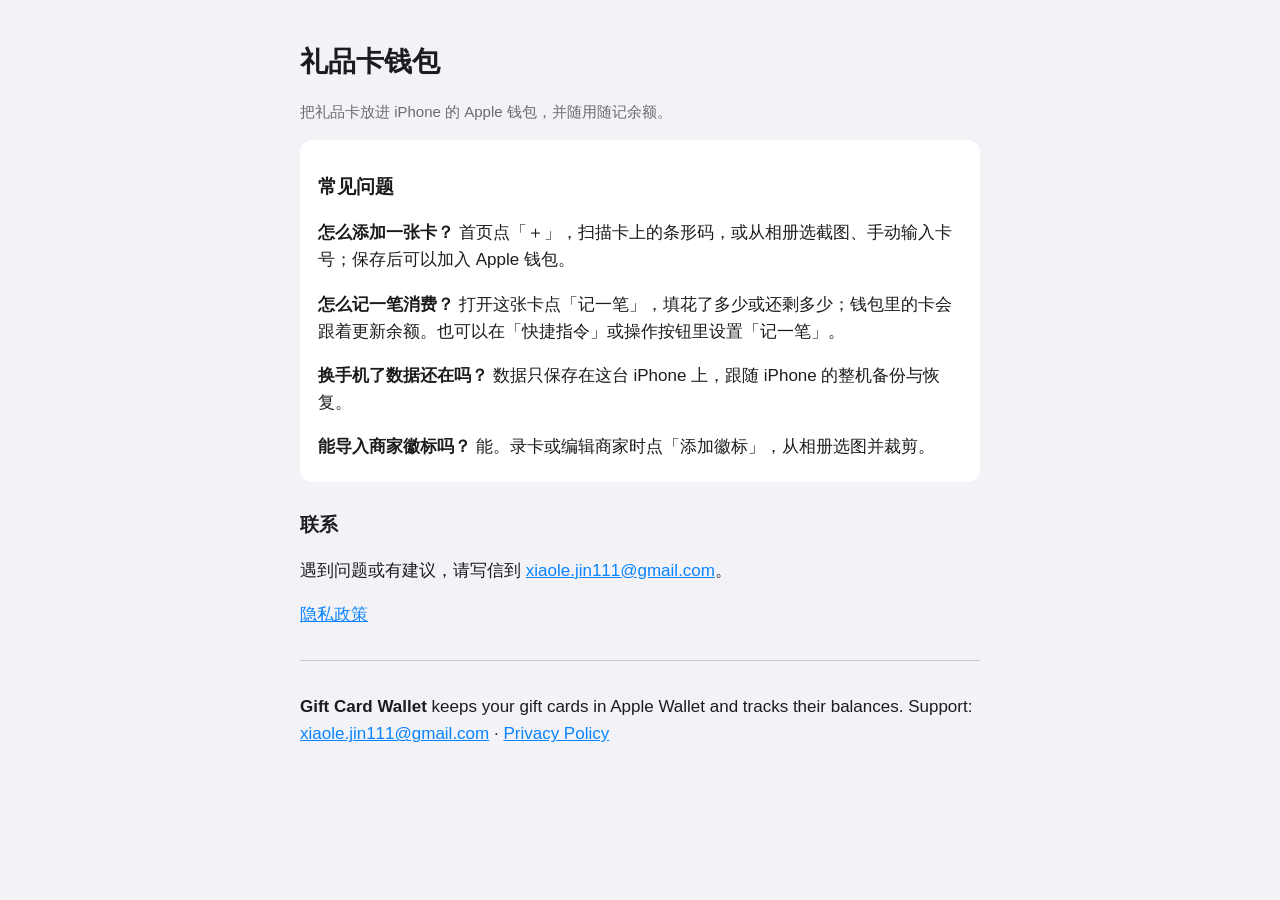
<file: index.html>
<!doctype html>
<html lang="zh-CN"><head><meta charset="utf-8"><meta name="viewport" content="width=device-width, initial-scale=1">
<title>礼品卡钱包 · 支持</title><link rel="stylesheet" href="style.css"></head>
<body><main>
<h1>礼品卡钱包</h1>
<p class="meta">把礼品卡放进 iPhone 的 Apple 钱包，并随用随记余额。</p>

<div class="card">
<h2>常见问题</h2>
<p><b>怎么添加一张卡？</b> 首页点「＋」，扫描卡上的条形码，或从相册选截图、手动输入卡号；保存后可以加入 Apple 钱包。</p>
<p><b>怎么记一笔消费？</b> 打开这张卡点「记一笔」，填花了多少或还剩多少；钱包里的卡会跟着更新余额。也可以在「快捷指令」或操作按钮里设置「记一笔」。</p>
<p><b>换手机了数据还在吗？</b> 数据只保存在这台 iPhone 上，跟随 iPhone 的整机备份与恢复。</p>
<p><b>能导入商家徽标吗？</b> 能。录卡或编辑商家时点「添加徽标」，从相册选图并裁剪。</p>
</div>

<h2>联系</h2>
<p>遇到问题或有建议，请写信到 <a href="mailto:xiaole.jin111@gmail.com">xiaole.jin111@gmail.com</a>。</p>
<p><a href="privacy.html">隐私政策</a></p>

<hr>
<p><b>Gift Card Wallet</b> keeps your gift cards in Apple Wallet and tracks their balances. Support: <a href="mailto:xiaole.jin111@gmail.com">xiaole.jin111@gmail.com</a> · <a href="privacy.html">Privacy Policy</a></p>
</main></body></html>
</file>
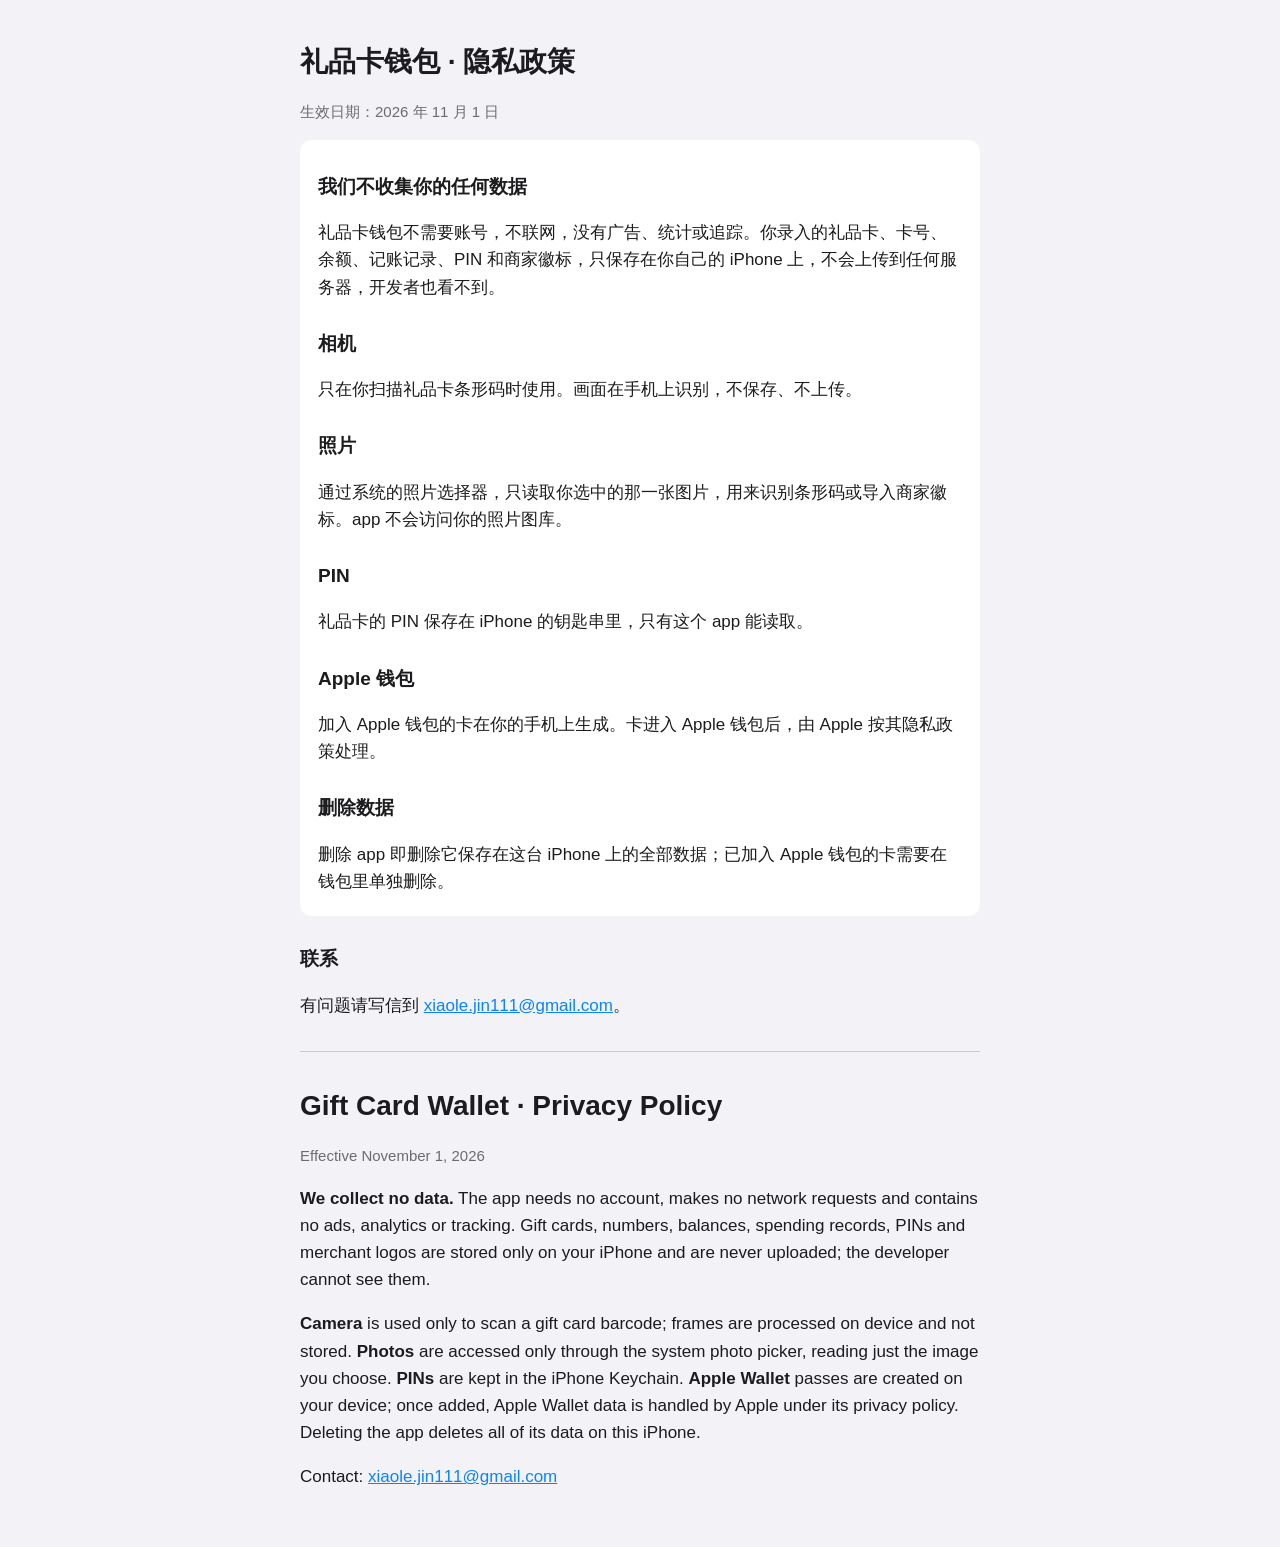
<file: privacy.html>
<!doctype html>
<html lang="zh-CN"><head><meta charset="utf-8"><meta name="viewport" content="width=device-width, initial-scale=1">
<title>礼品卡钱包 · 隐私政策</title><link rel="stylesheet" href="style.css"></head>
<body><main>
<h1>礼品卡钱包 · 隐私政策</h1>
<p class="meta">生效日期：2026 年 11 月 1 日</p>

<div class="card">
<h2>我们不收集你的任何数据</h2>
<p>礼品卡钱包不需要账号，不联网，没有广告、统计或追踪。你录入的礼品卡、卡号、余额、记账记录、PIN 和商家徽标，只保存在你自己的 iPhone 上，不会上传到任何服务器，开发者也看不到。</p>

<h2>相机</h2>
<p>只在你扫描礼品卡条形码时使用。画面在手机上识别，不保存、不上传。</p>

<h2>照片</h2>
<p>通过系统的照片选择器，只读取你选中的那一张图片，用来识别条形码或导入商家徽标。app 不会访问你的照片图库。</p>

<h2>PIN</h2>
<p>礼品卡的 PIN 保存在 iPhone 的钥匙串里，只有这个 app 能读取。</p>

<h2>Apple 钱包</h2>
<p>加入 Apple 钱包的卡在你的手机上生成。卡进入 Apple 钱包后，由 Apple 按其隐私政策处理。</p>

<h2>删除数据</h2>
<p>删除 app 即删除它保存在这台 iPhone 上的全部数据；已加入 Apple 钱包的卡需要在钱包里单独删除。</p>
</div>

<h2>联系</h2>
<p>有问题请写信到 <a href="mailto:xiaole.jin111@gmail.com">xiaole.jin111@gmail.com</a>。</p>

<hr>
<h1>Gift Card Wallet · Privacy Policy</h1>
<p class="meta">Effective November 1, 2026</p>
<p><b>We collect no data.</b> The app needs no account, makes no network requests and contains no ads, analytics or tracking. Gift cards, numbers, balances, spending records, PINs and merchant logos are stored only on your iPhone and are never uploaded; the developer cannot see them.</p>
<p><b>Camera</b> is used only to scan a gift card barcode; frames are processed on device and not stored. <b>Photos</b> are accessed only through the system photo picker, reading just the image you choose. <b>PINs</b> are kept in the iPhone Keychain. <b>Apple Wallet</b> passes are created on your device; once added, Apple Wallet data is handled by Apple under its privacy policy. Deleting the app deletes all of its data on this iPhone.</p>
<p>Contact: <a href="mailto:xiaole.jin111@gmail.com">xiaole.jin111@gmail.com</a></p>
</main></body></html>
</file>
<file: style.css>
:root { color-scheme: light dark; --bg: #f2f2f7; --card: #fff; --text: #1c1c1e; --muted: #6c6c70; --accent: #0a84ff; }
@media (prefers-color-scheme: dark) { :root { --bg: #000; --card: #1c1c1e; --text: #f2f2f7; --muted: #98989f; } }
body { margin: 0; background: var(--bg); color: var(--text); font: 17px/1.6 -apple-system, "PingFang SC", "Helvetica Neue", sans-serif; }
main { max-width: 680px; margin: 0 auto; padding: 40px 16px; }
h1 { font-size: 28px; margin: 0 0 4px; } h2 { font-size: 19px; margin: 28px 0 8px; }
.meta { color: var(--muted); font-size: 15px; } a { color: var(--accent); }
.card { background: var(--card); border-radius: 12px; padding: 4px 18px; margin: 16px 0; }
hr { border: 0; border-top: 1px solid var(--muted); opacity: .3; margin: 32px 0; }
</file>
